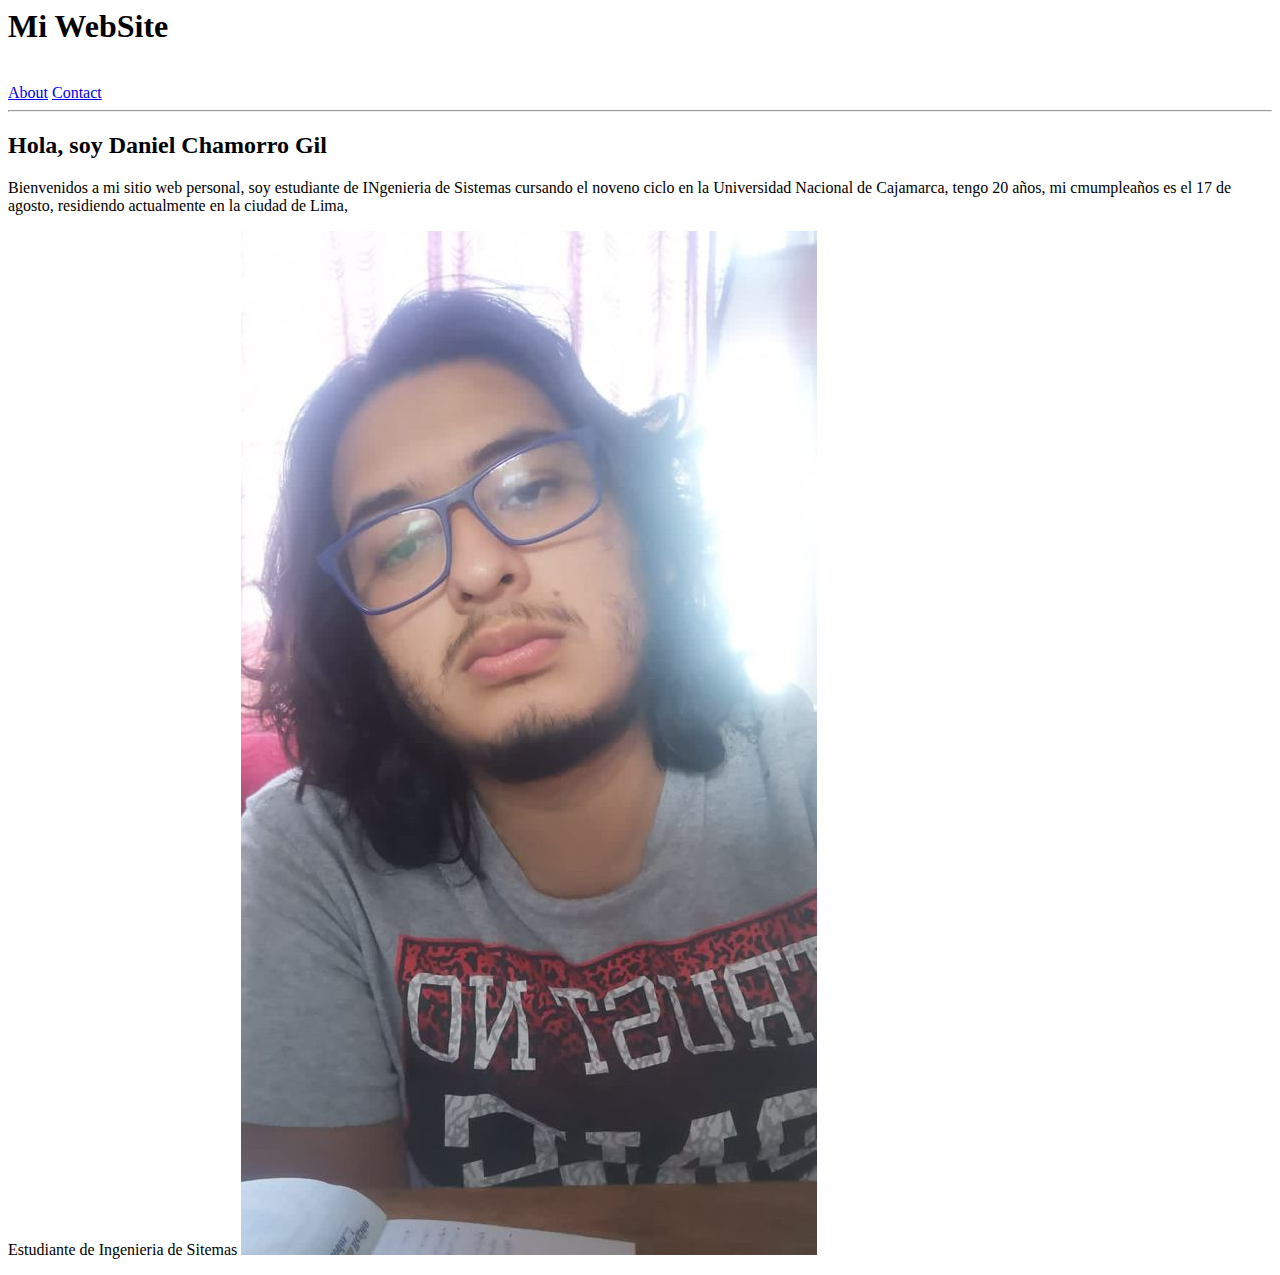
<file: Home.html>
<html>
    <head>
        <meta charset="utf-8">
        <meta http-equiv="X-UA-Compatible" content="IE=edge">
        <title> Probando Visual estudio Code </Code></title>
        <meta name="descriptionsada  ad" content="">
        <meta name="viewport" content="width=device-width, initial-scale=1">
        <link rel="stylesheet" href="">
    </head>
    <body>
        <h1> Mi WebSite</h1>
        <br/>    
        <a href="About.html">About</a> 
        <a href="Contact.html">Contact</a>
        <hr/>
        <h2> Hola, soy Daniel Chamorro Gil</h2>
        <p> Bienvenidos a mi sitio web personal, soy estudiante de INgenieria de Sistemas cursando el noveno ciclo en la Universidad Nacional de Cajamarca, tengo 20 años,
            mi cmumpleaños es el 17 de agosto, residiendo actualmente 
            en la ciudad de Lima, 
        </p>
        <p>Estudiante de Ingenieria de Sitemas
        <img src="chamorro.jpeg" alt="Daniel Chamorro" title="Daniel" />
        </p>
        

       
        <script src="" async defer></script>
    </body>
</html>
</file>
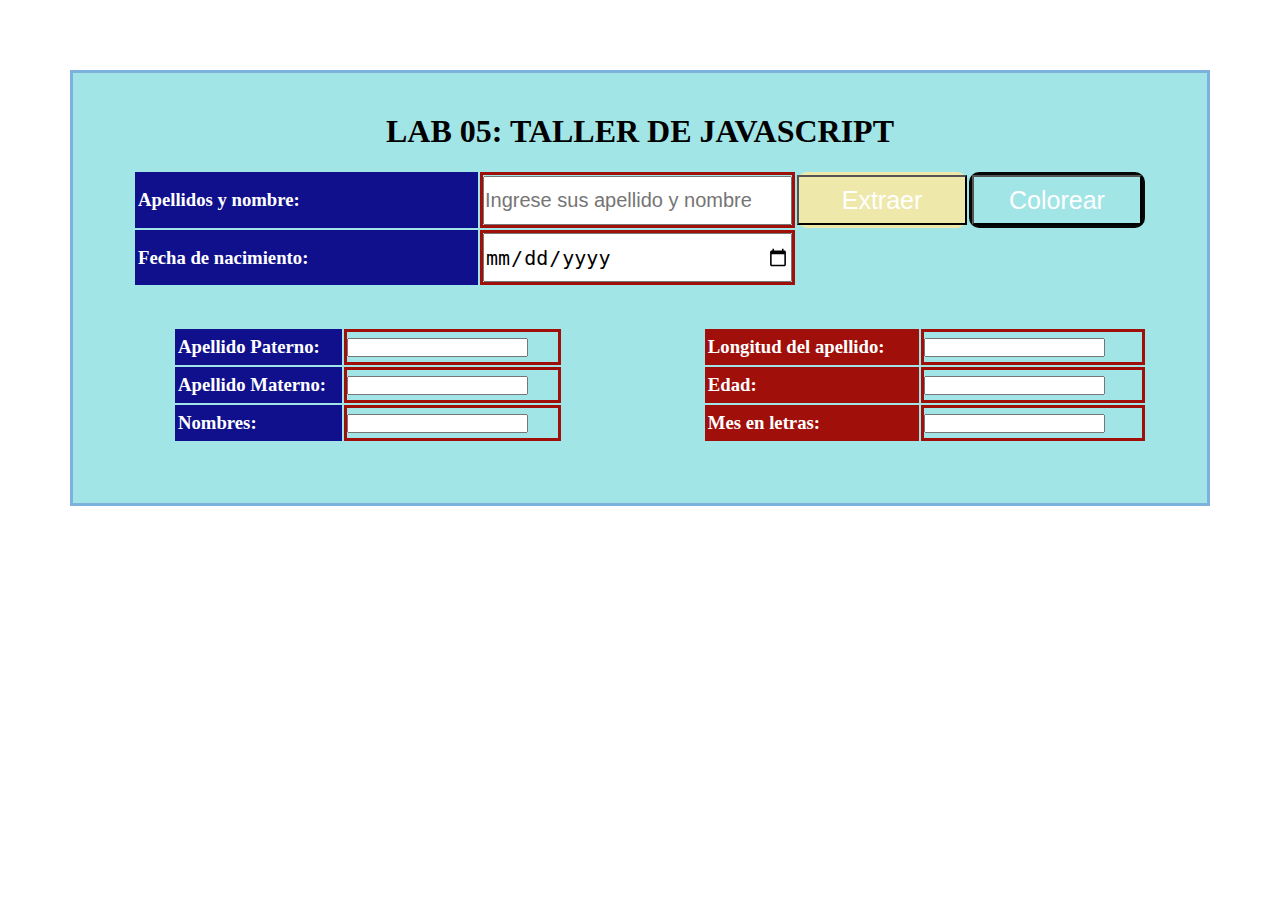
<file: lab05.html>
<!DOCTYPE html>

<html>
    <head>
        <meta charset="utf-8">
        <meta http-equiv="X-UA-Compatible" content="IE=edge">
        <title></title>
        <meta name="description" content="">
        <meta name="viewport" content="width=device-width, initial-scale=1">
        <link rel="stylesheet" href="css/lab05.css">
    </head>
    <body>
        <section>
            <div class="todo">
                <h1 id="titulo">LAB 05: TALLER DE JAVASCRIPT</h1>
                <div class="bloque">
                    <div class="datos">
                        <table class="datosPersonales">
                            <tr>
                                <td class="color1" id="color1_1">
                                    <h3>Apellidos y nombre:</h3>
                                </td>
                                <td class="textoIngresado">
                                    <input id="name" type="text" name="name" placeholder="Ingrese sus apellido y nombre">
                                </td>
                                <td class="botonextraer">
                                    <button type="button" id="botonextraer">Extraer</button>
                                </td>
                                <td class="botoncolorear">
                                    <button id="botoncolorear">Colorear</button>
                                </td>
                            </tr>
                            <tr>
                                <td class="color1" id="color3">
                                    <h3 id="fechaNaci">Fecha de nacimiento:</h3>
                                </td>
                                <td class="textoIngresado">
                                    <input id="date" type="date" name="date" min="1980-01-01" max="2021-12-31">
                                </td>
                            </tr>
                        </table>
                    </div>
                </div>
                <!--*****Para la parte de los resultados*****-->
                <div class="Resultados">
                    <div class="resultado">
                        <table class="resultadosDatosPersonales">
                            <tr>
                                <td class="color1" id="color4">
                                    <h3>Apellido Paterno:</h3>
                                </td>
                                <td class="textoIngresado">
                                    <input id="Paterno" type="text" name="Appaterno" readonly>
                                </td>
                            </tr>
                            <tr>
                                <td class="color1" id="color5">
                                    <h3>Apellido Materno:</h3>
                                </td>
                                <td class="textoIngresado">
                                    <input id="Materno" type="text" name="Apmaterno" readonly>
                                </td>
                            </tr>
                            <tr>
                                <td class="color1" id="color6">
                                    <h3>Nombres:</h3>
                                </td>
                                <td class="textoIngresado">
                                    <input id="nombre" type="text" name="nombre" readonly>
                                </td>
                            </tr>
                        </table>
                    </div>
                    <div class="fecha">
                        <table>
                            <tr>
                                <td class="color2" id="color7">
                                    <h3>Longitud del apellido:</h3>
                                </td>
                                <td class="textoextraido">
                                    <input id="longitud" type="text" name="longitud" readonly>
                                </td>
                            </tr>
                            <tr>
                                <td class="color2" id="color8">
                                    <h3>Edad:</h3>
                                </td>
                                <td class="textoextraido">
                                    <input id="edad" type="text" name="edad" readonly>
                                </td>
                            </tr>
                            <tr>
                                <td class="color2" id="color9">
                                    <h3>Mes en letras:</h3>
                                </td>
                                <td class="textoextraido">
                                    <input id="mes" type="text" name="mes" readonly>
                                </td>
                            </tr>
                        </table>
                    </div>
                </div>
            </div>
        </section>
        <script src="js/lab05.js" async defer></script>
    </body>
</html>
</file>
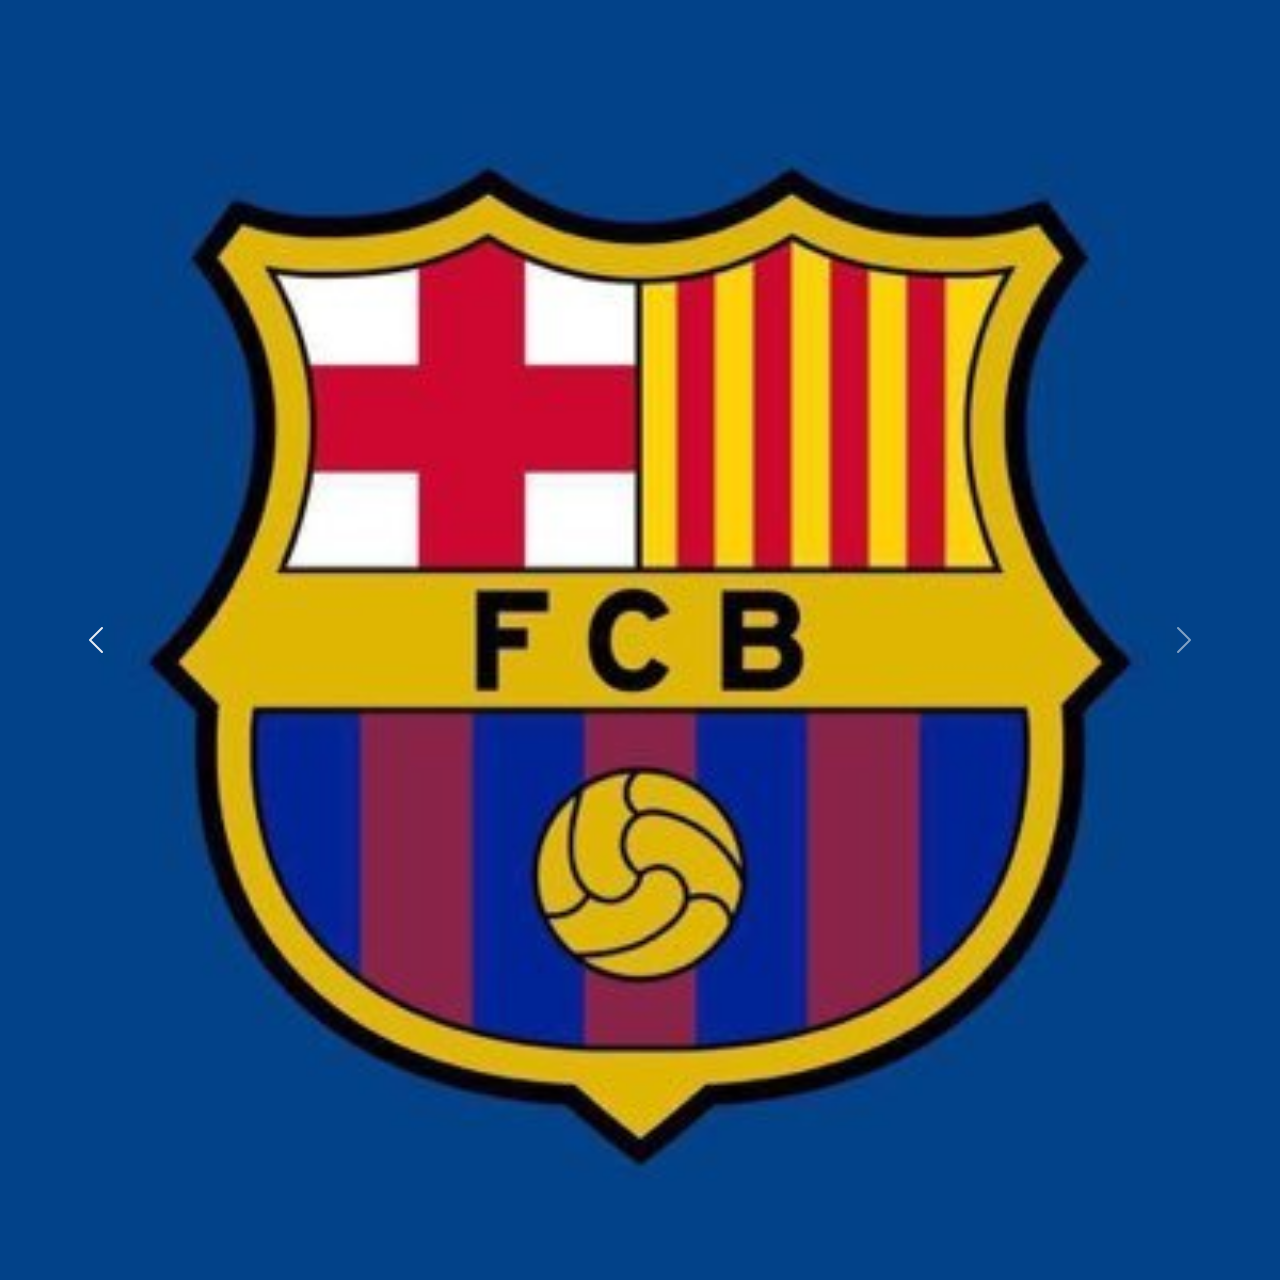
<file: prueba.html>
<!DOCTYPE html>
<!--[if lt IE 7]>      <html class="no-js lt-ie9 lt-ie8 lt-ie7"> <![endif]-->
<!--[if IE 7]>         <html class="no-js lt-ie9 lt-ie8"> <![endif]-->
<!--[if IE 8]>         <html class="no-js lt-ie9"> <![endif]-->
<!--[if gt IE 8]>      <html class="no-js"> <!--<![endif]-->
<html>
    <head>
        <meta charset="utf-8">
        <meta http-equiv="X-UA-Compatible" content="IE=edge">
        <title></title>
        <meta name="description" content="">
        <meta name="viewport" content="width=device-width, initial-scale=1">
        <link rel="stylesheet" href="css/bootstrap.min.css">
        
    </head>
    <body>
        <div id="carouselExampleControls" class="carousel slide" data-bs-ride="carousel">
            <div class="carousel-inner">
              <div class="carousel-item active">
                <img src="imagenes/barcelona.jpg" class="d-block w-100" alt="...">
              </div>
              <div class="carousel-item">
                <img src="imagenes/chamorro.jpeg" class="d-block w-100" alt="...">
              </div>
              <div class="carousel-item">
                <img src="imagenes/comida2.jpg" class="d-block w-100" alt="...">
              </div>
            </div>
            <button class="carousel-control-prev" type="button" data-bs-target="#carouselExampleControls" data-bs-slide="prev">
              <span class="carousel-control-prev-icon" aria-hidden="true"></span>
              <span class="visually-hidden">Previous</span>
            </button>
            <button class="carousel-control-next" type="button" data-bs-target="#carouselExampleControls" data-bs-slide="next">
              <span class="carousel-control-next-icon" aria-hidden="true"></span>
              <span class="visually-hidden">Next</span>
            </button>
          </div>

        <script src="js/bootstrap.min.js"></script>
    </body>
</html>
</file>
<file: css/lab05.css>
* {
    margin: 0%;
    padding: 0%;
}

body {
    margin: 50px;
    padding: 20px;
}

.todo {
    background-color: rgb(162, 229, 231);
    border: solid rgb(124, 177, 221);
    padding: 40px;
}
button {
    height: 50px;
    width: 170px;
    font-size: 25px;
    background-color: transparent;
    color: white;
}

#titulo {
    text-align: center;
    font-family:'Times New Roman', Times, serif;
}

.bloque {
    display: flex;
    padding: 20px;
}

.bloques .datos {
    margin-left: 20px;
    margin-right: 50px;
}



.textoIngresado {
    border: solid rgb(160, 15, 10);
    border-radius: 0%;
    height: 30px;
    width: 300px;
    margin-left: 0%;
}

#name {
    height: 45px;
    width: 305px;
    font-size: 20px;
}

#date {
    height: 45px;
    width: 305px;
    font-size: 20px;
}




.bloques .botones {
    margin: 20px;
}

.botonextraer {
    background-color:palegoldenrod;
    width: 170px;
    height: 30px;
    border:rebeccapurple;
    border-radius: 10px;
    margin: 20px;
}



.botoncolorear {
    background-color: solid rgb(160, 15, 10);
    height: 30px;
    width: 170px;
    border: solid rgb(8, 7, 7);
    border-radius: 10px;
    margin: 20px;
}




.Resultados {
    display: flex;
    padding: 20px;
}

.Resultados .resultado {
    margin-left: 40px;
    margin-right: 140px;
}



.textoextraido {
    border: solid rgb(160, 15, 10);
    border-radius: 0%;
    height: 30px;
    width: 300px;
    margin-left: 0%;
}




.color2 {
    border: solid rgb(160, 15, 10);
    background-color: rgb(160, 15, 10);
    color: white;
    height: 30px;
    width: 500px;
    margin: 5px;
    font-family: Cambria, Cochin, Georgia, Times, 'Times New Roman', serif;
}

.color2.azul {
    border: solid rgb(16, 16, 141);
    background-color: rgb(16, 16, 141);
}

.color1.rojo {
    border: solid rgb(160, 15, 10);
    background-color: rgb(160, 15, 10);
}

.color1 {
    font-family: Cambria, Cochin, Georgia, Times, 'Times New Roman', serif;
    border: solid rgb(16, 16, 141);
    background-color: rgb(16, 16, 141);
    color: white;
    height: 30px;
    width: 400px;
    margin: 5px;
}
</file>
